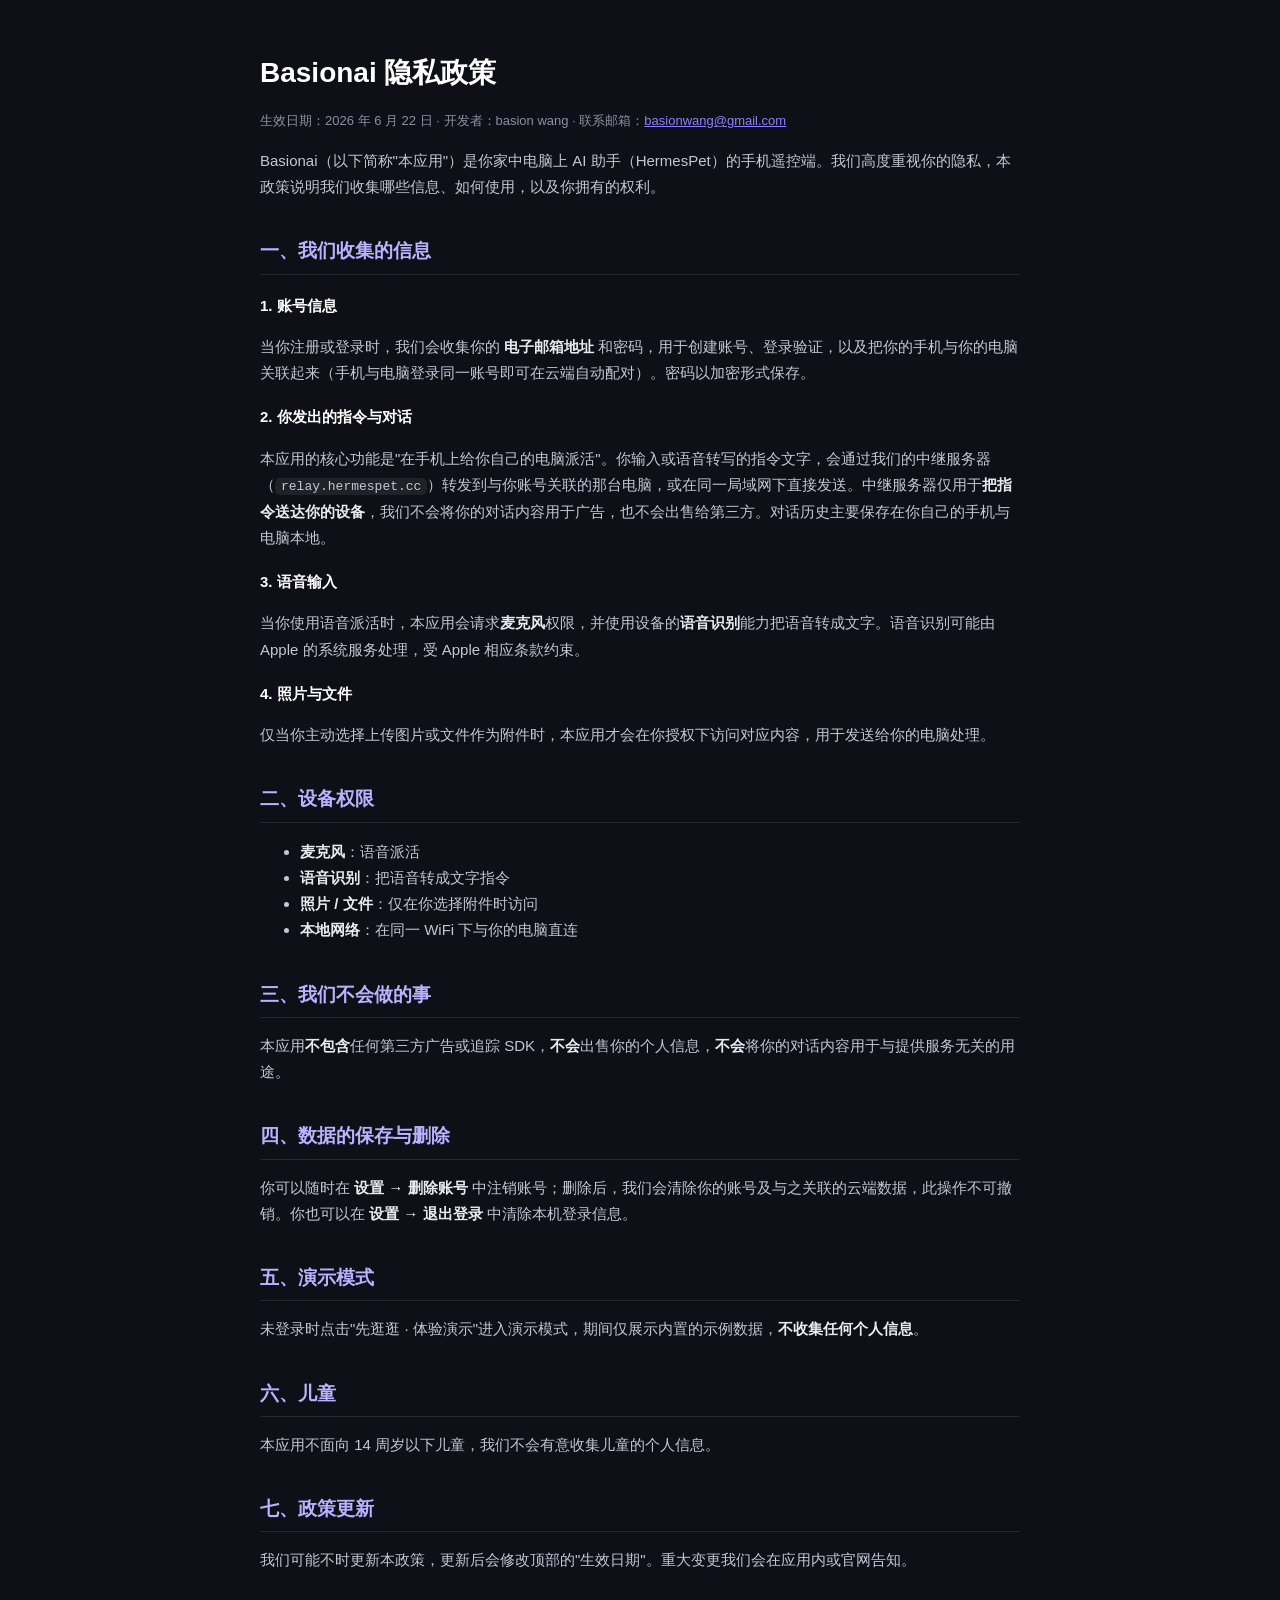
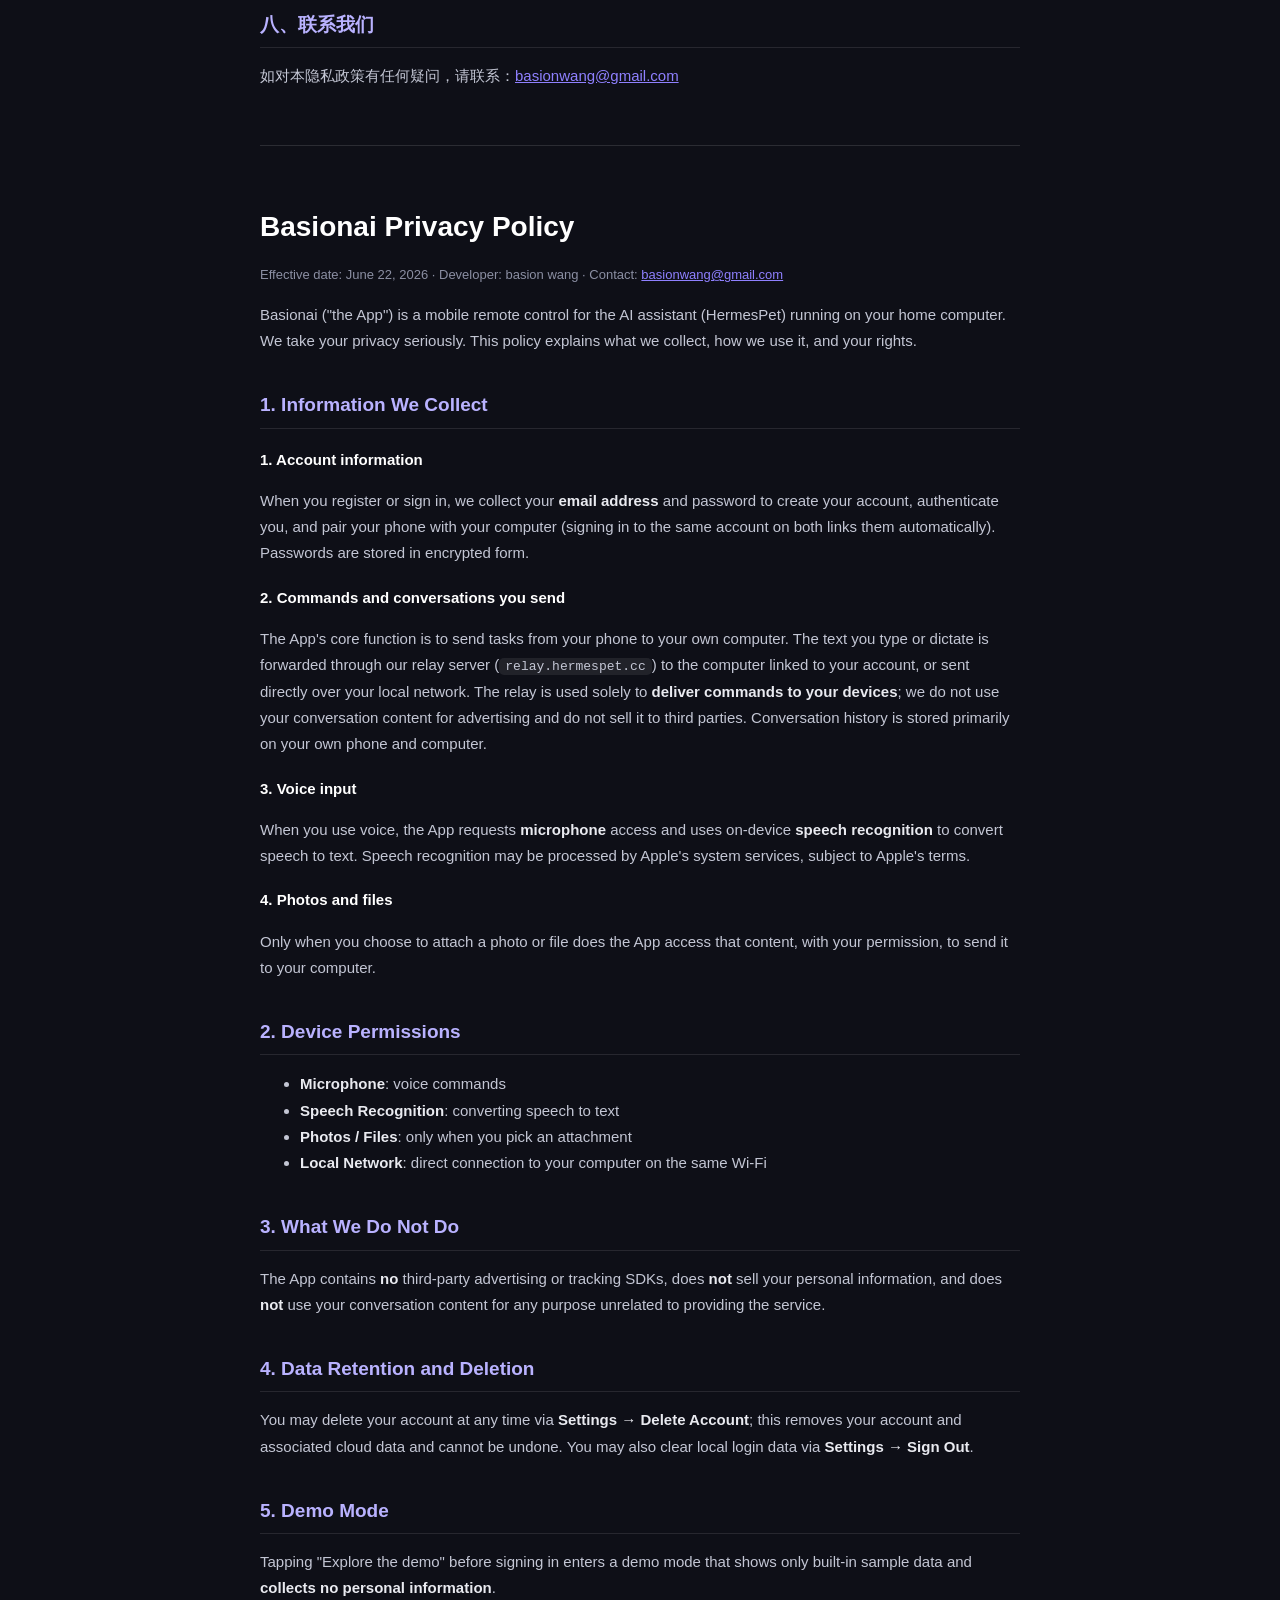
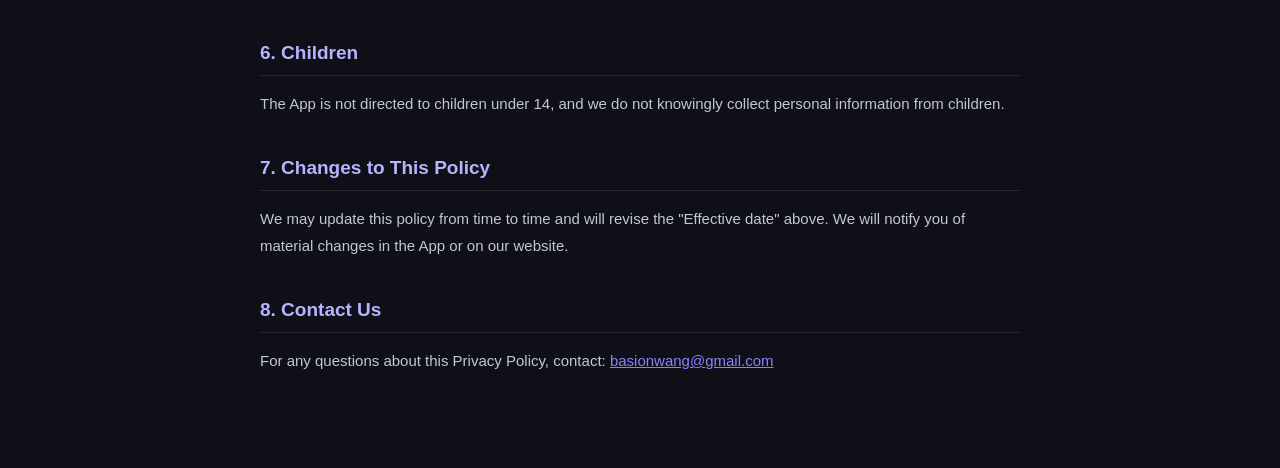
<file: client/public/privacy.html>
<!doctype html>
<html lang="zh-CN">
<head>
<meta charset="utf-8">
<meta name="viewport" content="width=device-width, initial-scale=1">
<title>Basionai 隐私政策 · Privacy Policy</title>
<style>
  :root { color-scheme: light dark; }
  body{font-family:-apple-system,BlinkMacSystemFont,"PingFang SC","Helvetica Neue",sans-serif;
       max-width:760px;margin:0 auto;padding:48px 22px 80px;line-height:1.75;
       background:#0e0f17;color:#e9eaf0;}
  h1{font-size:28px;margin:0 0 6px;color:#fff}
  h2{font-size:19px;margin:34px 0 10px;color:#b9b2ff;border-bottom:1px solid rgba(255,255,255,.1);padding-bottom:6px}
  h3{font-size:15px;margin:18px 0 4px;color:#fff}
  p,li{color:#c3c6d4;font-size:15px}
  a{color:#8f80ff}
  .meta{color:#8b8fa3;font-size:13px;margin-bottom:8px}
  .sep{margin:56px 0;border:none;border-top:1px solid rgba(255,255,255,.12)}
  strong{color:#e9eaf0}
  code{background:rgba(255,255,255,.08);padding:1px 6px;border-radius:5px;font-size:13px}
</style>
</head>
<body>

<!-- ============ 中文 ============ -->
<h1>Basionai 隐私政策</h1>
<p class="meta">生效日期：2026 年 6 月 22 日 · 开发者：basion wang · 联系邮箱：<a href="mailto:basionwang@gmail.com">basionwang@gmail.com</a></p>

<p>Basionai（以下简称"本应用"）是你家中电脑上 AI 助手（HermesPet）的手机遥控端。我们高度重视你的隐私，本政策说明我们收集哪些信息、如何使用，以及你拥有的权利。</p>

<h2>一、我们收集的信息</h2>
<h3>1. 账号信息</h3>
<p>当你注册或登录时，我们会收集你的 <strong>电子邮箱地址</strong> 和密码，用于创建账号、登录验证，以及把你的手机与你的电脑关联起来（手机与电脑登录同一账号即可在云端自动配对）。密码以加密形式保存。</p>

<h3>2. 你发出的指令与对话</h3>
<p>本应用的核心功能是"在手机上给你自己的电脑派活"。你输入或语音转写的指令文字，会通过我们的中继服务器（<code>relay.hermespet.cc</code>）转发到与你账号关联的那台电脑，或在同一局域网下直接发送。中继服务器仅用于<strong>把指令送达你的设备</strong>，我们不会将你的对话内容用于广告，也不会出售给第三方。对话历史主要保存在你自己的手机与电脑本地。</p>

<h3>3. 语音输入</h3>
<p>当你使用语音派活时，本应用会请求<strong>麦克风</strong>权限，并使用设备的<strong>语音识别</strong>能力把语音转成文字。语音识别可能由 Apple 的系统服务处理，受 Apple 相应条款约束。</p>

<h3>4. 照片与文件</h3>
<p>仅当你主动选择上传图片或文件作为附件时，本应用才会在你授权下访问对应内容，用于发送给你的电脑处理。</p>

<h2>二、设备权限</h2>
<ul>
<li><strong>麦克风</strong>：语音派活</li>
<li><strong>语音识别</strong>：把语音转成文字指令</li>
<li><strong>照片 / 文件</strong>：仅在你选择附件时访问</li>
<li><strong>本地网络</strong>：在同一 WiFi 下与你的电脑直连</li>
</ul>

<h2>三、我们不会做的事</h2>
<p>本应用<strong>不包含</strong>任何第三方广告或追踪 SDK，<strong>不会</strong>出售你的个人信息，<strong>不会</strong>将你的对话内容用于与提供服务无关的用途。</p>

<h2>四、数据的保存与删除</h2>
<p>你可以随时在 <strong>设置 → 删除账号</strong> 中注销账号；删除后，我们会清除你的账号及与之关联的云端数据，此操作不可撤销。你也可以在 <strong>设置 → 退出登录</strong> 中清除本机登录信息。</p>

<h2>五、演示模式</h2>
<p>未登录时点击"先逛逛 · 体验演示"进入演示模式，期间仅展示内置的示例数据，<strong>不收集任何个人信息</strong>。</p>

<h2>六、儿童</h2>
<p>本应用不面向 14 周岁以下儿童，我们不会有意收集儿童的个人信息。</p>

<h2>七、政策更新</h2>
<p>我们可能不时更新本政策，更新后会修改顶部的"生效日期"。重大变更我们会在应用内或官网告知。</p>

<h2>八、联系我们</h2>
<p>如对本隐私政策有任何疑问，请联系：<a href="mailto:basionwang@gmail.com">basionwang@gmail.com</a></p>

<hr class="sep">

<!-- ============ English ============ -->
<h1>Basionai Privacy Policy</h1>
<p class="meta">Effective date: June 22, 2026 · Developer: basion wang · Contact: <a href="mailto:basionwang@gmail.com">basionwang@gmail.com</a></p>

<p>Basionai ("the App") is a mobile remote control for the AI assistant (HermesPet) running on your home computer. We take your privacy seriously. This policy explains what we collect, how we use it, and your rights.</p>

<h2>1. Information We Collect</h2>
<h3>1. Account information</h3>
<p>When you register or sign in, we collect your <strong>email address</strong> and password to create your account, authenticate you, and pair your phone with your computer (signing in to the same account on both links them automatically). Passwords are stored in encrypted form.</p>

<h3>2. Commands and conversations you send</h3>
<p>The App's core function is to send tasks from your phone to your own computer. The text you type or dictate is forwarded through our relay server (<code>relay.hermespet.cc</code>) to the computer linked to your account, or sent directly over your local network. The relay is used solely to <strong>deliver commands to your devices</strong>; we do not use your conversation content for advertising and do not sell it to third parties. Conversation history is stored primarily on your own phone and computer.</p>

<h3>3. Voice input</h3>
<p>When you use voice, the App requests <strong>microphone</strong> access and uses on-device <strong>speech recognition</strong> to convert speech to text. Speech recognition may be processed by Apple's system services, subject to Apple's terms.</p>

<h3>4. Photos and files</h3>
<p>Only when you choose to attach a photo or file does the App access that content, with your permission, to send it to your computer.</p>

<h2>2. Device Permissions</h2>
<ul>
<li><strong>Microphone</strong>: voice commands</li>
<li><strong>Speech Recognition</strong>: converting speech to text</li>
<li><strong>Photos / Files</strong>: only when you pick an attachment</li>
<li><strong>Local Network</strong>: direct connection to your computer on the same Wi‑Fi</li>
</ul>

<h2>3. What We Do Not Do</h2>
<p>The App contains <strong>no</strong> third-party advertising or tracking SDKs, does <strong>not</strong> sell your personal information, and does <strong>not</strong> use your conversation content for any purpose unrelated to providing the service.</p>

<h2>4. Data Retention and Deletion</h2>
<p>You may delete your account at any time via <strong>Settings → Delete Account</strong>; this removes your account and associated cloud data and cannot be undone. You may also clear local login data via <strong>Settings → Sign Out</strong>.</p>

<h2>5. Demo Mode</h2>
<p>Tapping "Explore the demo" before signing in enters a demo mode that shows only built-in sample data and <strong>collects no personal information</strong>.</p>

<h2>6. Children</h2>
<p>The App is not directed to children under 14, and we do not knowingly collect personal information from children.</p>

<h2>7. Changes to This Policy</h2>
<p>We may update this policy from time to time and will revise the "Effective date" above. We will notify you of material changes in the App or on our website.</p>

<h2>8. Contact Us</h2>
<p>For any questions about this Privacy Policy, contact: <a href="mailto:basionwang@gmail.com">basionwang@gmail.com</a></p>

</body>
</html>
</file>
